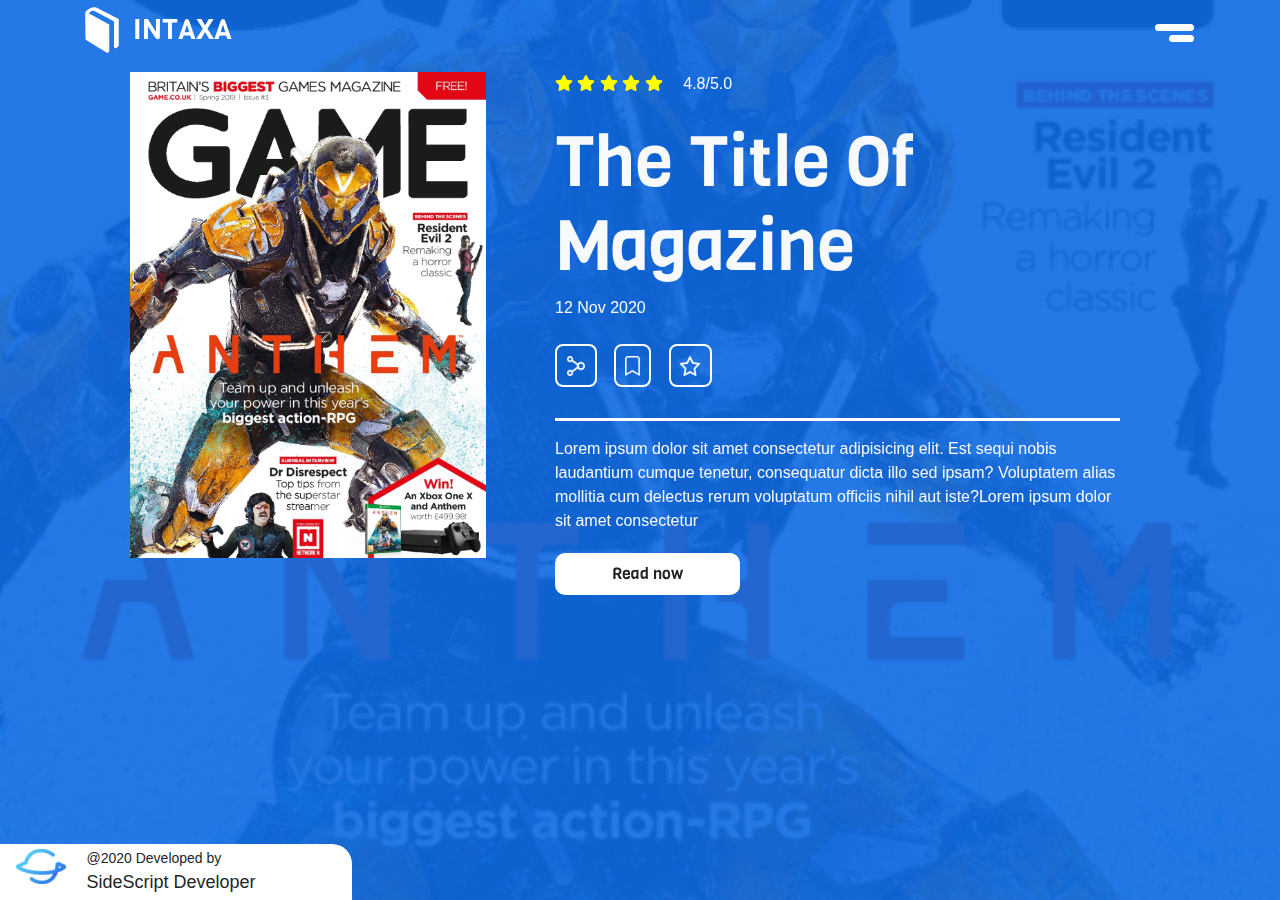
<file: index.html>
<!DOCTYPE html>
<html lang="en">

<head>
    <meta charset="UTF-8">
    <meta name="viewport" content="width=device-width, initial-scale=1.0">
    <title>INTAXA</title>
    <link rel="shortcut icon" href="src/img/logo/logo-blue.png" type="image/x-icon">
    <link rel="stylesheet" href="src/css/bootstrap.min.css">
    <link rel="stylesheet" href="src/css/style.css">
    <link rel="stylesheet" type="text/css" href="src/css/slick.css" />
    <link rel="stylesheet" type="text/css" href="src/css/slick-theme.css" />
    <link rel="stylesheet" type="text/css" href="src/css/all.min.css " />
</head>

<body>
    <nav class="navbar navbar-expand-lg navbar-dark p-0 fixed-top">
        <div class="container">
            <a class="navbar-brand" href="#">
                <img src="src/img/logo/logo-white.png" class="mb-2" alt="">
                <h3 class="ml-2 mt-2 d-inline-block">INTAXA</h3>
            </a>
            <div class="btn p-0 ml-auto btn-navbar-toggler">
                <div></div>
                <div></div>
            </div>
        </div>
    </nav>
    <div class="main">
        <div class="container-fluid">
            <div class="slider position-relative">
                <div class="row d-flex mt-5 py-4">
                    <div class="col-md-5 col-8">
                        <img src="src/img/cover/Rectangle.png" class="img-cover" alt="">
                    </div>
                    <div class="col-md-7 col-12">
                        <div class="grup">
                            <div class="rate">
                                <i class="fas fa-star"></i>
                                <i class="fas fa-star"></i>
                                <i class="fas fa-star"></i>
                                <i class="fas fa-star"></i>
                                <i class="fas fa-star"></i>
                                <span class="text-light ml-3">4.8/5.0</span>
                            </div>
                            <h1 class="text-light mt-4 title-magazine">The Title Of Magazine </h1>
                            <span class="text-light">12 Nov 2020</span>
                            <div class="button-group mt-4">
                                <div class="icon d-inline-block ">
                                    <img src="src/img/icon/share.png" class="" alt="2">
                                </div>
                                <div class="icon d-inline-block ">
                                    <img src="src/img/icon/bookmark.png" class="" alt="3">
                                </div>
                                <div class="icon d-inline-block ">
                                    <img src="src/img/icon/star.png" class="" alt="4">
                                </div>
                            </div>
                        </div>
                        <div style="height:3px;width:100%;background-color:#fff" class="mt-4"></div>
                        <p class="text-light my-3">Lorem ipsum dolor sit amet consectetur adipisicing elit. Est sequi
                            nobis laudantium cumque tenetur, consequatur dicta illo sed ipsam? Voluptatem alias mollitia
                            cum delectus rerum voluptatum officiis nihil aut iste?Lorem ipsum dolor sit amet consectetur</p>
                        <button class="btn bg-white px-6 mt-1 py-2 rounded-10">Read now</button>
                    </div>
                </div>
                <!-- <div class="row">
                    <div class="col-md-5">
                        <img src="" alt="">
                    </div>
                </div>
                <div>your content</div> -->
            </div>
        </div>
    </div>
    <div class="navbar-expand">
        <div class="container absolute-middle px-3">
            <div class="row">
                <div class="col-md-7 img-navbar p-0">
                    <img src="src/img/item/Group2.png" class="w-100 h-100" alt="">
                </div>
                <div class="col-md-5 text-right ">
                    <ul class="position-relative">
                        <li class="position-relative"><a href="#">
                                <h2>Home</h2>
                            </a></li>
                        <li class="position-relative"><a href="#">
                                <h2>Magazines</h2>
                            </a></li>
                        <li class="position-relative"><a href="#">
                                <h2>Popular</h2>
                            </a></li>
                        <li class="position-relative"><a href="common/login.html">
                                <h2>SignIn</h2>
                            </a></li>
                    </ul>
                </div>
            </div>
        </div>
    </div>
    <div class="bg-white position-fixed py-1 WM  pl-3 pr-5">
        <img class="mb-1" src="src/img/logo/Logo.png" alt="">
        <div class="d-inline-block ml-3 pr-5">
            <p class="mb-0" style="font-size:14px">@2020 Developed by</p>
            <p class="mb-0" style="font-size:18px">SideScript Developer</p>
        </div>
    </div>
    <script src="src/js/jquery-3.4.1.min.js"></script>
    <script src="src/js/bootstrap.min.js"></script>
    <script src="src/js/all.min.js"></script>
    <script src="src/js/slick.js"></script>
    <script src="src/js/script.js"></script>
    <script>
        index()
    </script>
</body>

</html>
</file>
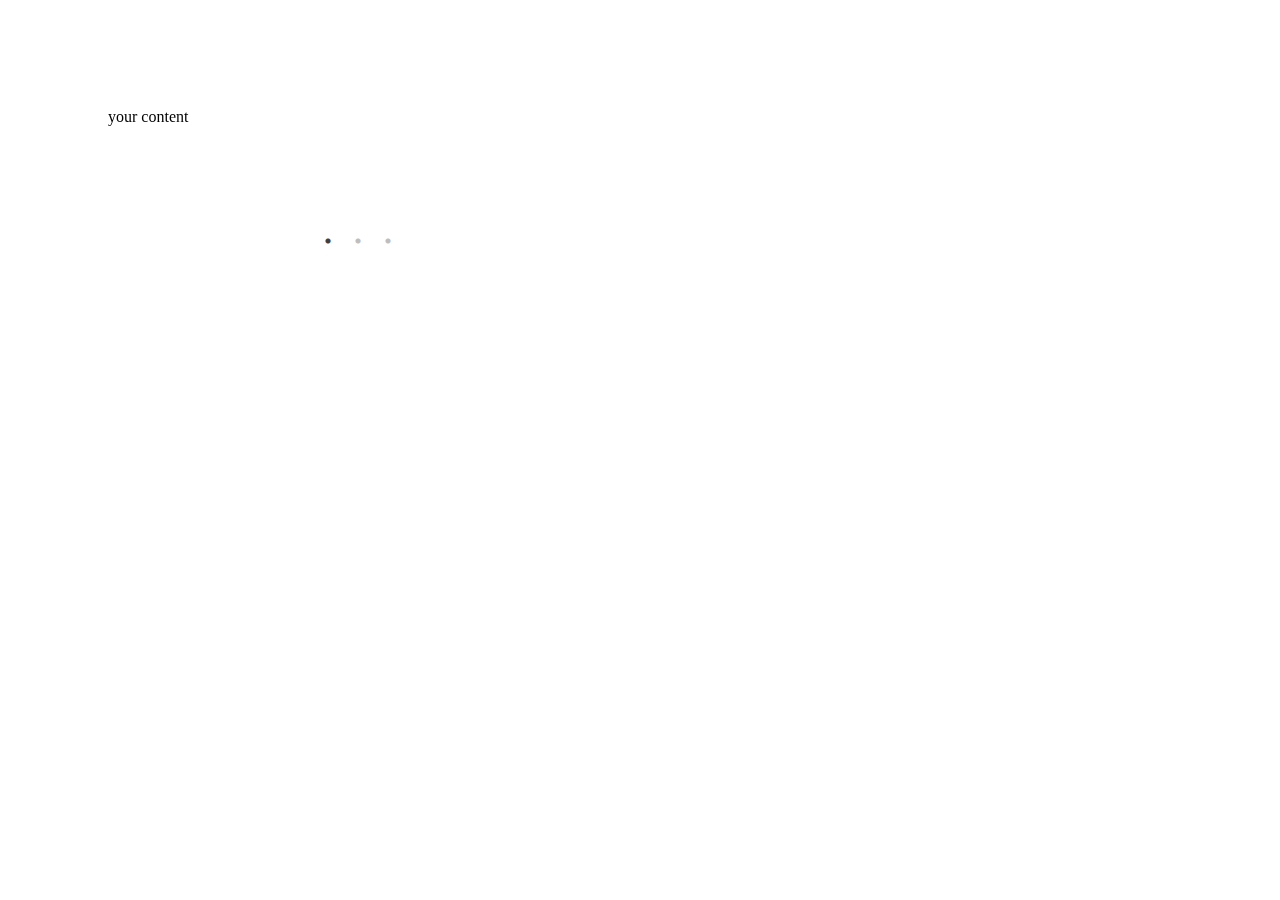
<file: slick.html>
<!DOCTYPE html>
<html lang="en">
<head>
    <meta charset="UTF-8">
    <meta name="viewport" content="width=device-width, initial-scale=1.0">
    <title>Document</title>
    <link rel="stylesheet" type="text/css" href="src/css/slick.css"/>
<link rel="stylesheet" type="text/css" href="src/css/slick-theme.css"/>
</head>
<body>
    <div class="your-class" style="padding: 100px; width: 500px;">
        <div>your content</div>
        <div>your content</div>
        <div>your content</div>
    </div>

      <script type="text/javascript" src="src/js/jquery-3.4.1.min.js"></script>
      <script type="text/javascript" src="src/js/slick.js"></script>
      <script>
           $(document).ready(function(){
                $('.your-class').slick({
                    autoplay: true,
                    dots : true,
                    focusOnSelect: true
                });
            }); 
      </script>
</body>
</html>
</file>
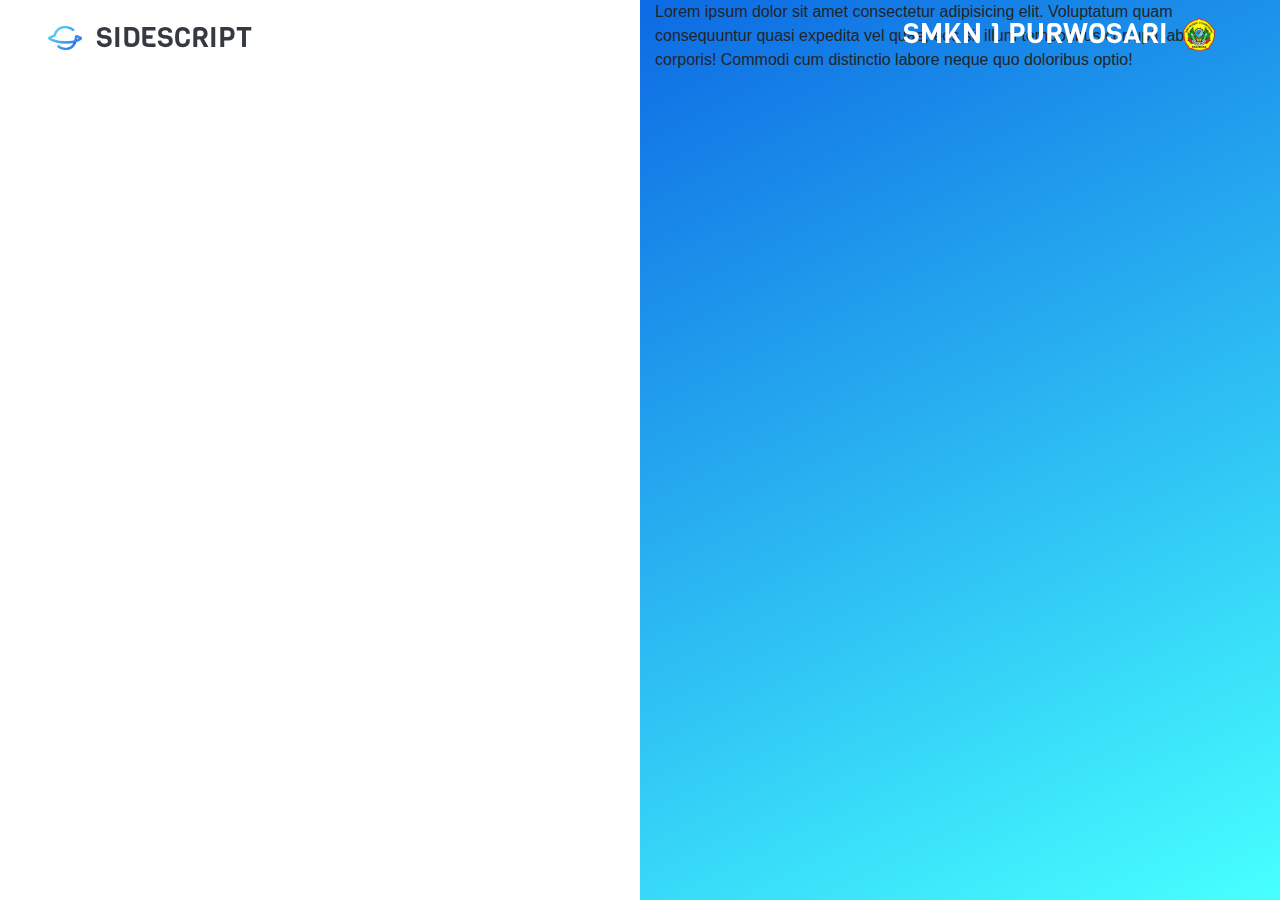
<file: common/login.html>
<!DOCTYPE html>
<html lang="en">

<head>
    <meta charset="UTF-8">
    <meta name="viewport" content="width=device-width, initial-scale=1.0">
    <title>INTAXA</title>
    <link rel="shortcut icon" href="../src/img/logo/logo-blue.png" type="image/x-icon">
    <link rel="stylesheet" href="../src/css/bootstrap.min.css">
    <link rel="stylesheet" href="../src/css/style.css">
    <link rel="stylesheet" type="text/css" href="../src/css/slick.css" />
    <link rel="stylesheet" type="text/css" href="../src/css/slick-theme.css" />
    <link rel="stylesheet" type="text/css" href="../src/css/all.min.css " />
</head>

<body>
    <nav class="navbar navbar-expand-lg navbar-dark px-5 fixed-top">
        <div class="container-fluid px-0">
            <div class="navbar-brand" href="#">
                <img src="../src/img/logo/Logo.png" class="mb-2" alt="">
                <h3 class="f-24 ml-2 mt-2 text-dark d-inline-block">SIDESCRIPT</h3>
            </div>
            <div class="navbar-brand" href="#">
                <h3 class="f-24 text-white mr-2 d-inline-block">SMKN 1 PURWOSARI</h3>
                <img src="../src/img/logo/smkn1purwosari.png" class="mb-2" alt="">
            </div>
        </div>
    </nav>
    <div class="w-100">
        <div class="row mx-0">
            <div class="col-md-6 px-5 login-left">
                <div class="mt-50">
                    <h4></h4>
                </div>
            </div>
            <div class="col-md-6 login-right">
                Lorem ipsum dolor sit amet consectetur adipisicing elit. Voluptatum quam consequuntur quasi expedita vel quae, eos sit illum temporibus corrupti labore corporis! Commodi cum distinctio labore neque quo doloribus optio!
            </div>
        </div>
    </div>
    <script src="../src/js/jquery-3.4.1.min.js"></script>
    <script src="../src/js/bootstrap.min.js"></script>
    <script src="../src/js/all.min.js"></script>
    <script src="../src/js/slick.js"></script>
    <script src="../src/js/script.js"></script>
    <script>

    </script>
</body>

</html>
</file>
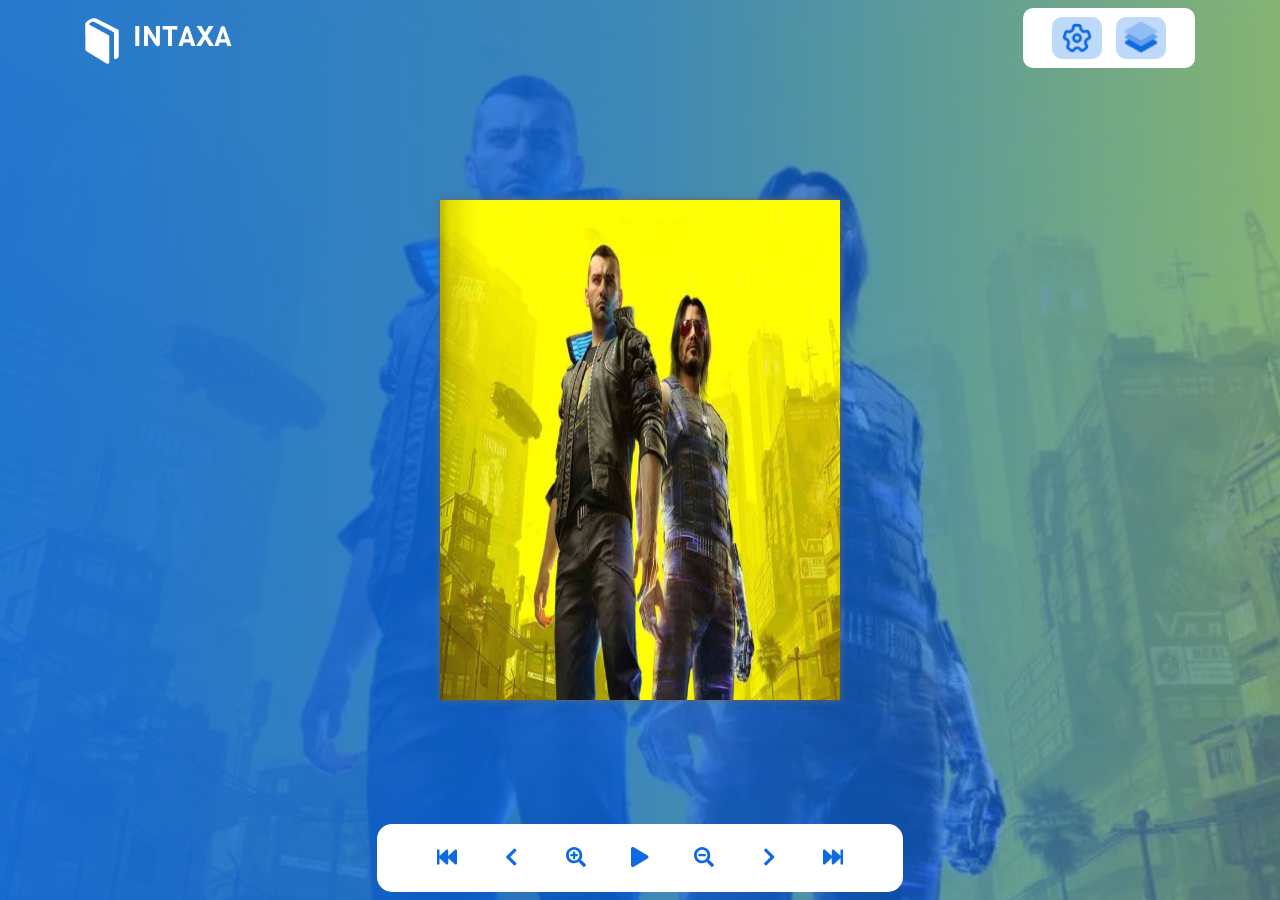
<file: common/majalah.html>
<!DOCTYPE html>
<html lang="en">

<head>
    <meta charset="UTF-8">
    <meta name="viewport" content="width=device-width, initial-scale=1.0">
    <title>INTAXA</title>
    <link rel="shortcut icon" href="../src/img/logo/logo-blue.png" type="image/x-icon">
    <link rel="stylesheet" href="../src/css/wow_book.css" type="text/css" />
    <link rel="stylesheet" href="../src/css/style.css">
    <link rel="stylesheet" href="../src/css/bootstrap.min.css">
    <link rel="stylesheet" type="text/css" href="../src/css/all.min.css " />
    <link rel="stylesheet" type="text/css" href="../src/css/slick.css " />
    <link rel="stylesheet" type="text/css" href="../src/css/slick-theme.css " />
</head>

<body style="overflow-x: hidden;">
    <nav class="navbar navbar-expand-lg navbar-dark p-0 pt-2 fixed-top" style="z-index:auto">
        <div class="container">
            <a class="navbar-brand mb-0" href="../index.html" style="position: absolute;">
                <img src="../src/img/logo/logo-white.png" alt="">
                <h3 class="ml-2 mt-2 d-inline-block">INTAXA</h3>
            </a>
            <div class="ml-auto px-4 navbar-group bg-white rounded-10 py-1">
                <div class="p-1 px-2 rounded-10" id="setting">
                    <img src="../src/img/icon/eva_settings-outline.png" class="img-setting" alt="">
                </div>
                <div class="p-1 img-layer px-2 rounded-10" style="height: 42px;">
                    <img src="../src/img/icon/Vector.png">
                    <img src="../src/img/icon/Vector-1.png">
                    <img src="../src/img/icon/Vector-2.png">
                </div>
            </div>
        </div>
    </nav>
    <div class="magazine">
        <div id="book" class="position-fixed absolute-middle">
            <div><img src="../src/img/cover/cyberpunk.jpg" alt="" class="w-100 h-100"></div>
            <div><img src="../src/img/cover/cp1.png" class="w-100 h-100"></div>
            <div><img src="../src/img/cover/cp2.png" class="w-100 h-100"> </div>
            <div> This is the page 3 </div>
            <div> This is the page 4 </div>
            <div class="bg-white"></div>
        </div>
    </div>
    <div class="w-100 d-flex justify-content-center position-absolute" style="bottom: 0px;">
        <nav class=" toolbar-magazine">
            <ul class="bg-white mb-2">
                <a id='first' href="#" title='goto first page'>
                    <li><i class="fas fa-fast-backward"></i></li>
                </a>
                <a id='back' href="#" title='go back one page'>
                    <li><i class="fas fa-chevron-left"></i></li>
                </a>
                <a id='zoomin' href="#" title='zoom in'>
                    <li><i class="fas fa-search-plus"></i></li>
                </a>
                <a id='slideshow' href="#" title='start slideshow'>
                    <li><i id="play" class="fas fa-play"></i></li>
                </a>
                <a id='zoomout' href="#" title='zoom out'>
                    <li><i class="fas fa-search-minus"></i></li>
                </a>
                <a id='next' href="#" title='go foward one page'>
                    <li><i class="fas fa-chevron-right"></i></li>
                </a>
                <a id='last' href="#" title='goto last page'>
                    <li><i class="fas fa-fast-forward"></i></li>
                </a>
            </ul>
        </nav>
    </div>
    <div class="position-fixed thumbnail-slide">
        <div class="thumbnail-magazine bg-white ">
            <div class="items">
                <a href="#book/1" class="d-flex">
                    <img src="../src/img/cover/cp1.png" alt="">
                    <img src="../src/img/cover/cp2.png" alt="">
                </a>
            </div>
            <div class="items">
                <a href="#book/3" class="d-flex">
                    <img src="../src/img/cover/cp1.png" alt="">
                    <img src="../src/img/cover/cp2.png" alt="">
                </a>
            </div>
            <div class="items">
                <a href="#book/5" class="d-flex">
                    <img src="../src/img/cover/cp1.png" alt="">
                    <img src="../src/img/cover/cp2.png" alt="">
                </a>
            </div>
            <div class="items">
                <a href="#book/7" class="d-flex">
                    <img src="../src/img/cover/cp1.png" alt="">
                    <img src="../src/img/cover/cp2.png" alt="">
                </a>
            </div>
            <div class="items">
                <a href="#book/9" class="d-flex">
                    <img src="../src/img/cover/cp1.png" alt="">
                    <img src="../src/img/cover/cp2.png" alt="">
                </a>
            </div>
            <div class="items">
                <a href="#book/1" class="d-flex">
                    <img src="../src/img/cover/cp1.png" alt="">
                    <img src="../src/img/cover/cp2.png" alt="">
                </a>
            </div>

        </div>
        <div class="position-absolute overlay-left p-5"></div>
        <div class="position-absolute overlay-right p-5"></div>
    </div>
    <div class="modal-content-option shadow-md rounded-10 bg-white" id="modal">
        <div class="triangle bg-white"></div>
        <div class="form-group px-4 row">
            <label for="list-view" class="col-sm-5 col-form-label">List View Position</label>
            <div class="col-sm-7 ">
                <input type="text" class="form-control pl-3 " id="list-view" value="bottom">
            </div>
        </div>
        <hr>
        <div class="form-group px-4 mb-0 row">
            <label for="music-range" class="col-sm-5 col-form-label">Music Audio</label>
            <div class="col-sm-7 ">
                <input type="range" class="form-control-range mt-2" id="music-range">
            </div>
        </div>
        <hr>
        <div class="form-group px-4  row">
            <label for="text-size" class="col-sm-5 col-form-label">Text size</label>
            <div class="col-sm-7 ">
                <input type="text" class="form-control pl-3 " id="text-size" value="Normal">
            </div>
        </div>
        <hr>
        <div class="form-group px-4 row">
            <label for="theme" class="col-sm-5 col-form-label">Theme Style</label>
            <div class="col-sm-7 ">
                <input type="text" class="form-control pl-3 " id="theme" value="light">
            </div>
        </div>
    </div>
    <script type="text/javascript" src="../src/js/jquery-3.4.1.min.js"></script>
    <script type="text/javascript" src="../src/js/bootstrap.min.js"></script>
    <script type="text/javascript" src="../src/js/wow_book.min.js"></script>
    <script type="text/javascript" src="../src/js/all.min.js"></script>
    <script type="text/javascript" src="../src/js/script.js"></script>
    <script type="text/javascript" src="../src/js/slick.min.js"></script>
    <script type="text/javascript">
        magazine()
    </script>
</body>

</html>
</file>
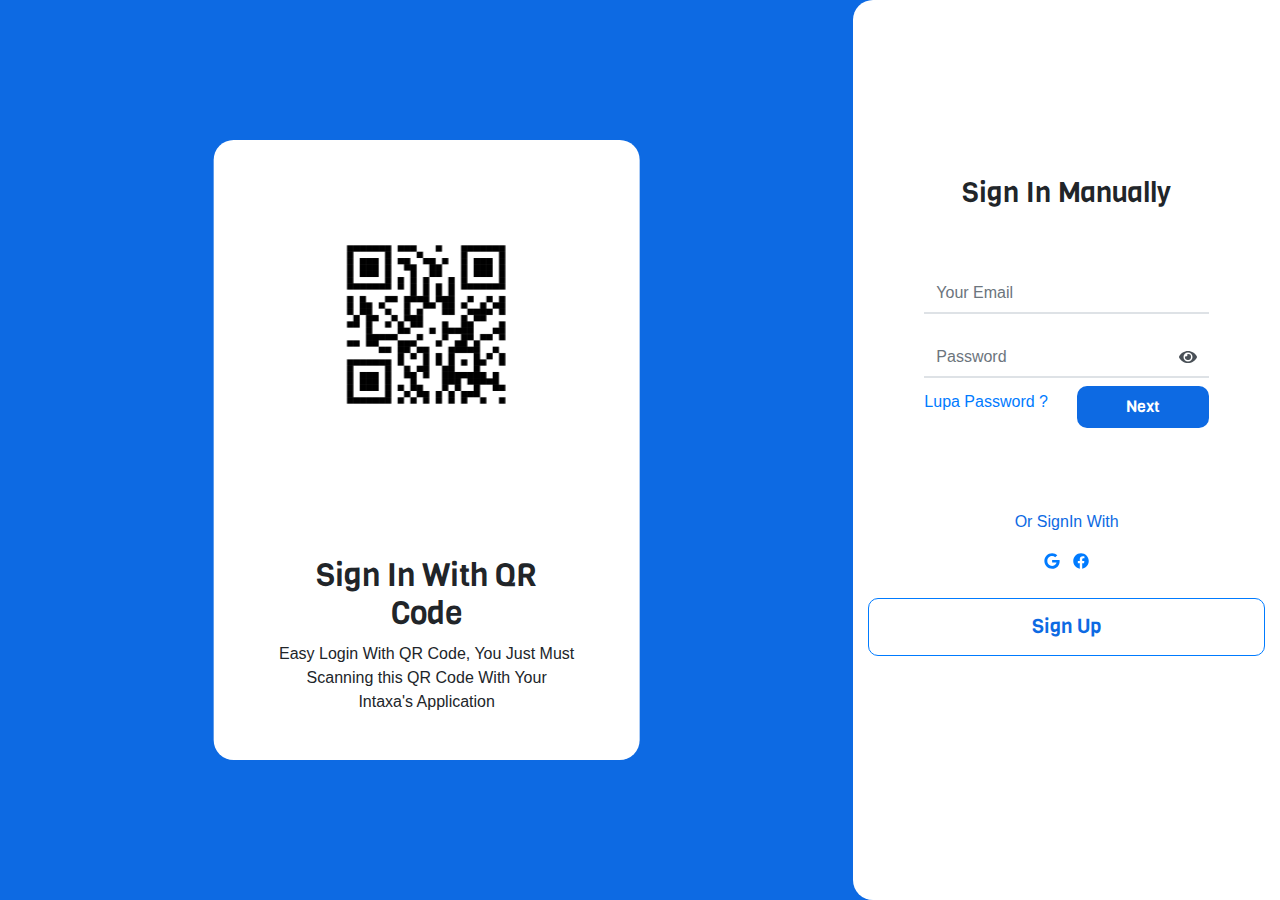
<file: common/sign-in.html>
<!DOCTYPE html>
<html lang="en">

<head>
    <meta charset="UTF-8">
    <meta name="viewport" content="width=device-width, initial-scale=1.0">
    <title>Sign In</title>
    <link rel="shortcut icon" href="../src/img/logo/logo-blue.png" type="image/x-icon">
    <link rel="stylesheet" href="../src/css/bootstrap.min.css">
    <link rel="stylesheet" href="../src/css/style.css">
    <link rel="stylesheet" type="text/css" href="../src/css/slick.css" />
    <link rel="stylesheet" type="text/css" href="../src/css/slick-theme.css" />
    <link rel="stylesheet" type="text/css" href="../src/css/all.min.css "/>
</head>

<body>
    <div class="contaner-fluid px-0 bg-prim">
        <div class="d-flex" style="flex-wrap: wrap;">
            <div class="col-md-8 sign-in-left">
                <div class="sign-in-qr absolute-middle text-center bg-white rounded-20">
                    <img src="../src/img/item/qr.png" alt="">
                    <h2>Sign In With QR Code</h2>
                    <p class="mb-0">Easy Login With QR Code, You Just Must Scanning this QR Code With Your Intaxa's Application</p>
                </div>
            </div>
            <div class="col-md-4 pt-5 sign-in-right bg-white justify-content-center">
                <h3 class="text-center">Sign In Manually</h3>
                <form action="" method="post" class="px-6">
                    <div class="form-group border-bottom-2 my-4">
                        <input type="text" class="border-0 form-control" id="email" name="email" placeholder="Your Email">
                    </div>
                    <div class="input-group border-bottom-2 mb-2">
                        <input type="password" class="form-control border-0" id="password" name="email" placeholder="Password">
                        <div class="input-group-prepend ">
                            <div class="input-group-text border-0 bg-transparent">
                                <i  class="fa fa-fw fa-eye field_icon toggle-password"></i>
                            </div>
                        </div>
                    </div>
                    <span class="text-left" style="vertical-align: sub;"><a href="#">Lupa Password ?</a></span>
                    <button class="btn bg-prim text-white px-5 rounded-10 py-2" style="float: right;">Next</button>
                </form>
                <div class="text-center text-prim mt-5 pt-5 sign-up-option">
                    <p class="mb-3">Or SignIn With</p>
                    <a href="#"><i class="fab fa-google mr-2"></i></a>
                    <a href="#"><i class="fab fa-facebook"></i></a>
                </div>
                <button class="btn border-primary mt-4 py-3 rounded-10 btn-sign-up w-100">
                    <h5 class="mb-0 text-prim">Sign Up</h5 class="mb-0">
                </button>
            </div>
        </div>
    </div>
    <script src="../src/js/jquery-3.4.1.min.js"></script>
    <script src="../src/js/bootstrap.min.js"></script>
    <script src="../src/js/all.min.js"></script>
    <script src="../src/js/slick.js"></script>
    <script src="../src/js/script.js"></script>
    <script>
        
    </script>
</body>

</html>
</file>
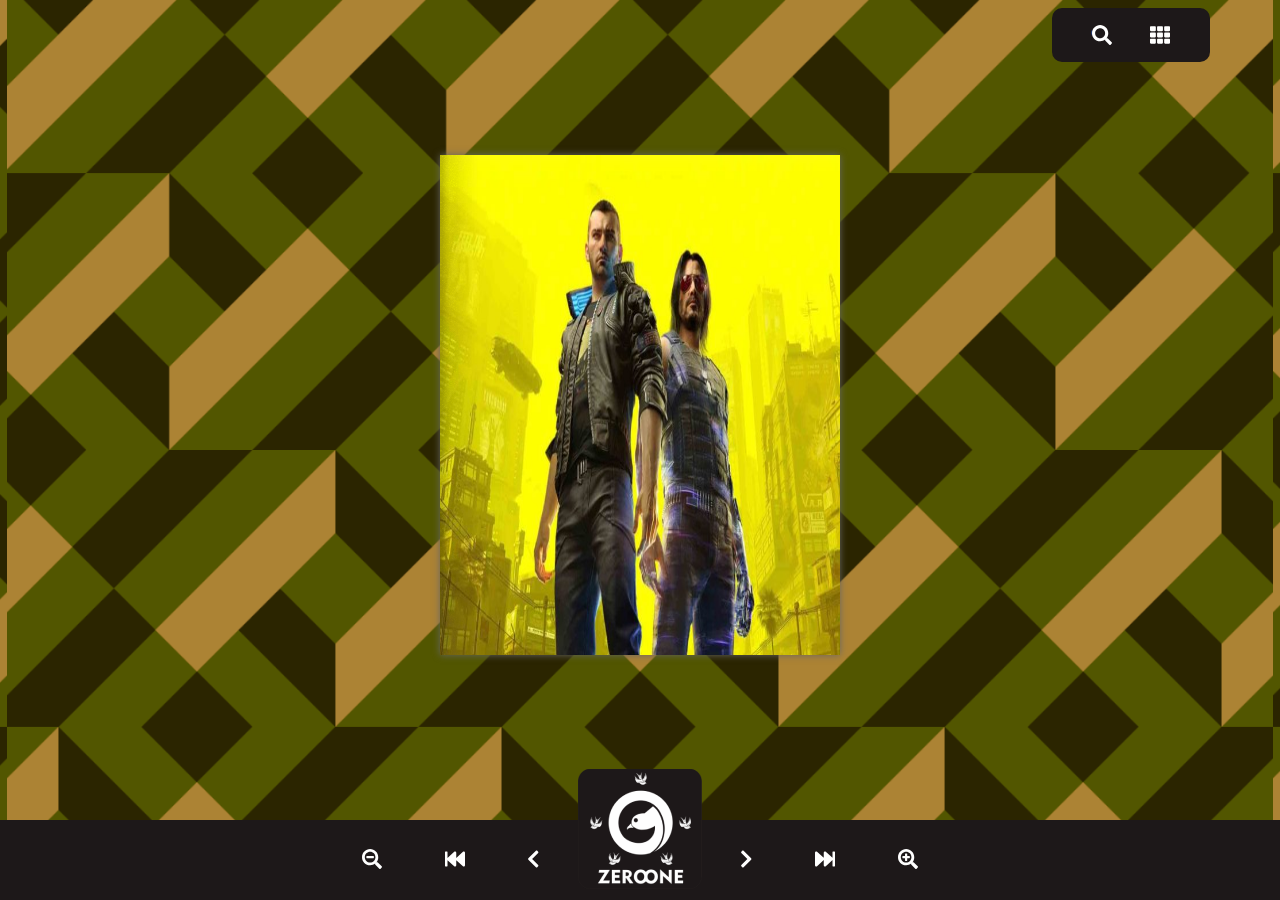
<file: common/zeroOne.html>
<!DOCTYPE html>
<html lang="en">

<head>
    <meta charset="UTF-8">
    <meta name="viewport" content="width=device-width, initial-scale=1.0">
    <title>Zero One</title>
    <!-- icon -->
    <link rel="shortcut icon" href="../src/img/logo/zero-one.png" type="image/x-icon">

    <!-- stylesheet -->
    <link rel="stylesheet" href="../src/css/wow_book.css" type="text/css" />
    <link rel="stylesheet" href="../src/css/auth.css">
    <link rel="stylesheet" href="../src/css/bootstrap.min.css">
    <link rel="stylesheet" type="text/css" href="../src/css/all.min.css " />
    <link rel="stylesheet" type="text/css" href="../src/css/slick.css " />
    <link rel="stylesheet" type="text/css" href="../src/css/slick-theme.css " />
</head>

<body>
    <div class="magazine">
        <nav class="navbar navbar-expand-lg navbar-dark p-0 pt-2 fixed-top" style="z-index:auto">
            <div class="container p-0">
                <div class="ml-auto px-4 navbar-group bg-brown rounded-10 py-2" style="font-size: 20px;">
                    <div class="p-1 px-3 d-inline-block rounded-10" id="search" data-toggle="modal" data-target="#modal-magz">
                        <i class="fas fa-search text-white"></i>
                    </div>
                    <div class="p-1 px-3 d-inline-block rounded-10">
                        <i class="fas fa-th text-white"></i>
                    </div>
                </div>
            </div>
        </nav>
    </div>
    <div id="magz" class="position-fixed ">
        <div><img src="../src/img/cover/cyberpunk.jpg" alt="" class="w-100 h-100"></div>
        <div><img src="../src/img/cover/1 1.png" class="w-100 h-100"></div>
        <div><img src="../src/img/cover/2 1.png" class="w-100 h-100"> </div>
        <div> <img src="../src/img/cover/cp1.png" alt="" class="w-100 h-100"></div>
        <div> <img src="../src/img/cover/cp2.png" alt="" class="w-100 h-100"> </div>
        <div class="bg-white"></div>
    </div>
    <div class="position-fixed thumbnail-slide" style="bottom: 0;z-index: 10;">
        <div class="thumbnail-magz">
            <div class="items">
                <a href="#magz/1" class="d-flex">
                    <img src="../src/img/cover/1 1.png" alt="">
                    <img src="../src/img/cover/2 1.png" alt="">
                </a>
            </div>
            <div class="items">
                <a href="#magz/3" class="d-flex">
                    <img src="../src/img/cover/1 1.png" alt="">
                    <img src="../src/img/cover/2 1.png" alt="">
                </a>
            </div>
            <div class="items">
                <a href="#magz/5" class="d-flex">
                    <img src="../src/img/cover/1 1.png" alt="">
                    <img src="../src/img/cover/2 1.png" alt="">
                </a>
            </div>
            <div class="items">
                <a href="#magz/7" class="d-flex">
                    <img src="../src/img/cover/1 1.png" alt="">
                    <img src="../src/img/cover/2 1.png" alt="">
                </a>
            </div>
            <div class="items">
                <a href="#magz/1" class="d-flex">
                    <img src="../src/img/cover/1 1.png" alt="">
                    <img src="../src/img/cover/2 1.png" alt="">
                </a>
            </div>
            <div class="items">
                <a href="#magz/3" class="d-flex">
                    <img src="../src/img/cover/1 1.png" alt="">
                    <img src="../src/img/cover/2 1.png" alt="">
                </a>
            </div>
        </div>
    </div>
    <div class="w-100 d-flex justify-content-center bg-brown position-absolute" style="bottom: 0px;">
        <nav class=" toolbar-magz">
            <ul class="mb-0">
                <a id='zoomout' href="#" title='zoom out'>
                    <li><i class="fas fa-search-minus"></i></li>
                </a>
                <a id='first' href="#" title='goto first page'>
                    <li><i class="fas fa-fast-backward"></i></li>
                </a>
                <a id='back' href="#" title='go back one page'>
                    <li><i class="fas fa-chevron-left"></i></li>
                </a>
                <a href="">
                    <li class="" style="padding: 0;">
                        <img src="../src/img/logo/zero-one.png" alt="">
                    </li>
                </a>
                <a id='next' href="#" title='go foward one page'>
                    <li><i class="fas fa-chevron-right"></i></li>
                </a>
                <a id='last' href="#" title='goto last page'>
                    <li><i class="fas fa-fast-forward"></i></li>
                </a>
                <a id='zoomin' href="#" title='zoom in'>
                    <li><i class="fas fa-search-plus"></i></li>
                </a>
            </ul>
        </nav>
    </div>

    <!-- modal -->
    <div class="modal fade" id="modal-magz" tabindex="-1" role="dialog"
        aria-labelledby="exampleModalCenterTitle" aria-hidden="true">
        <div class="modal-dialog modal-lg modal-dialog-centered" role="document">
            <div class="modal-content modal-search rounded-10 p-3">
                <input type="text" id="search" name="search" class="w-100 form-control form-control-lg" placeholder="Cari sesuatu ...">
                <div class="w-100 d-flex mt-4" style="flex-wrap: wrap;">
                    <div class="col-md-4 ">
                        <div class="card-modal p-1 d-flex rounded-10">
                            <img src="../src/img/cover/1 1.png" alt="" >
                            <img src="../src/img/cover/2 1.png" alt="" >
                        </div>
                    </div>
                    <div class="col-md-4 ">
                        <div class="card-modal p-1 d-flex rounded-10">
                            <img src="../src/img/cover/1 1.png" alt="" >
                            <img src="../src/img/cover/2 1.png" alt="" >
                        </div>
                    </div>
                    <div class="col-md-4 ">
                        <div class="card-modal p-1 d-flex rounded-10">
                            <img src="../src/img/cover/1 1.png" alt="" >
                            <img src="../src/img/cover/2 1.png" alt="" >
                        </div>
                    </div>
                </div>
                <button type="button" class="btn col-2 mt-auto bg-brown text-white ml-auto rounded-10 py-2" data-dismiss="modal" aria-label="Close">Tutup</button>
            </div>
        </div>
    </div>
    <!-- script -->
    <script type="text/javascript" src="../src/js/jquery-3.4.1.min.js"></script>
    <script type="text/javascript" src="../src/js/bootstrap.min.js"></script>
    <script type="text/javascript" src="../src/js/wow_book.min.js"></script>
    <script type="text/javascript" src="../src/js/all.min.js"></script>
    <script type="text/javascript" src="../src/js/script.js"></script>
    <script type="text/javascript" src="../src/js/slick.min.js"></script>
    <script type="text/javascript">
        magz()
    </script>
</body>

</html>
</file>
<file: src/css/style.css>
@font-face {
        font-family: viga;
        src: url(../fonts/Viga-Regular.ttf);
    }

    h1,
    h2,
    h3,
    h4,
    h5,
    h6,
    button {
        font-family: viga;
    }

    .f-20 {
        font-size: 20px;
    }

    span {
        font-size: 16px;
        vertical-align: baseline;
    }

    .bg-prim {
        background-color: #0D6AE3;
    }

    .text-prim {
        color: #0D6AE3;
    }

    .absolute-middle {
        top: 50%;
        position: absolute;
        left: 50%;
        transform: translate(-50%, -50%);
    }

    .fixed-middle-left {
        top: 50%;
        position: fixed;
    }

    .rounded-10 {
        border-radius: 10px;
    }

    .rounded-20 {
        border-radius: 20px !important;
    }

    .border-bottom-2 {
        border-bottom: 2px solid #dee2e6 !important;
    }

    .pl-6,
    .px-6 {
        padding-left: 3.5rem;
    }

    .pr-6,
    .px-6 {
        padding-right: 3.5rem;
    }

    /* navbar */
    .btn-navbar-toggler div {
        height: 7px;
        margin: 2px 0;
        border-radius: 10px;
        background-color: #ffffff;
        transition: .3s all;
    }

    .btn-navbar-toggler div:nth-child(1) {
        width: 39px;
    }

    .btn-navbar-toggler div:nth-child(2) {
        width: 25px;
        float: right;
    }

    .btn-navbar-toggler.open div {
        width: 35px;
        background-color: #000000;
        z-index: 2;
    }

    .btn-navbar-toggler.open div:nth-child(1) {
        transform: rotate(45deg) translate(8px);
    }

    .btn-navbar-toggler.open div:nth-child(2) {
        transform: rotate(-45deg) translate(8px);
    }

    .navbar-expand {
        position: fixed;
        width: 100%;
        top: 0;
        right: 100%;
        bottom: 0;
        transition-delay: 5.2s;
        transition: .3s all;
        z-index: 3;
        background-color: rgba(255, 255, 255, .97);
    }

    .navbar-expand.show {
        right: 0;
        width: 100%;
    }

    .navbar-expand .container .row div {
        padding: 0px 50px !important;
    }

    .navbar-expand .container ul li {
        list-style: none;
    }

    .navbar-expand .container ul li a {
        text-decoration: none;
    }

    .navbar-expand .container ul li h2 {
        margin: 30px 0;
        font-size: 65px;
        color: transparent;
        transition: .3s ease-in-out;
        -webkit-text-stroke-width: 2px;
        -webkit-text-stroke-color: #000000;
    }

    .navbar-expand .container ul li:nth-child(1) h2:before {
        content: 'Home';
    }

    .navbar-expand .container ul li:nth-child(2) h2:before {
        content: 'Magazines';
    }

    .navbar-expand .container ul li:nth-child(3) h2:before {
        content: 'Popular';
    }

    .navbar-expand .container ul li:nth-child(4) h2:before {
        content: 'SignIn';
    }

    .navbar-expand .container ul li h2:before {
        color: black;
        position: absolute;
        right: 0;
        opacity: 0;
        bottom: 0;
        transition: .3s ease-in-out;

    }

    .navbar-expand .container ul li:hover h2:before {
        opacity: 1;
        bottom: 3px;
        right: 5px;
    }

    .navbar-brand.change {
        color: #0D6AE3;
    }

    .navbar img {
        width: 34px;
    }

    @media only screen and (max-width : 1200px) {
        .navbar-expand .container .row div img {
            width: 450px !important;
            height: auto !important;
        }

        .navbar-expand .container ul li h2 {
            margin: 20px 0;
            font-size: 55px;
        }

        .navbar-expand .container ul li h2:before {
            right: 0;
        }

        .navbar-expand .container .row div {
            padding: 0px 20px !important;
        }
    }

    @media only screen and (max-width : 991px) {
        .navbar-expand .container .row div {
            padding: 0px 10px !important;
        }

        .navbar-expand .container .row div img {
            width: 350px !important;
            height: auto !important;
        }

        .navbar-expand .container ul li h2 {
            margin: 20px;
            font-size: 45px;
        }

        .navbar-expand .container ul li h2:before {
            right: 0;
        }

    }

    @media only screen and (max-width : 767px) {
        .navbar-expand .container .row div {
            padding: 0px 20px !important;
        }

        .navbar-expand .container .row * {
            text-align: center;
        }

        .navbar-expand .container .row div img {
            width: 300px !important;
        }

        .navbar-expand .container ul li h2 {
            margin: 10px 0;
            font-size: 45px;
        }

        .navbar-expand .container ul li h2:before {
            left: 0;
        }

        .navbar-expand .container ul li:hover h2:before {
            bottom: 3px;
            left: -5px;
        }

        .navbar-expand ul {
            padding-left: 0 !important;
        }
    }

    /* navbar */
    /* index */
    .main {
        background-size: cover;
        background-position: center;
        min-height: 100vh;
    }

    .slider .img-cover {
        max-height: 98%;
        width: 90%;
    }

    .container-fluid {
        padding: 0 60px;
    }

    .container-fluid .slider {
        padding: 0 70px;
    }

    .icon {
        border-radius: 8px;
        border: 2px solid #ffffff;
        padding: .6rem;
        background-color: transparent;
        margin-right: .8rem;
        cursor: pointer;
        transition: .2s all;
    }

    .icon:hover {
        background-color: #fff;
        box-shadow: 0px 22px 15px -8px rgba(0, 0, 0, 0.3);
        transform: translateY(-5px);
    }

    .icon img {
        max-width: 20px;
        max-height: 20px;
        transition: .3s ease-in-out;
    }

    .WM {
        bottom: 0;
        left: 0;
        border-radius: 0 20px 0 0;
        z-index: 9;
    }

    .WM img {
        vertical-align: baseline;
        width: 50px;
    }

    .rate svg {
        color: #ff0;
    }

    .title-magazine {
        font-size: 70px;
    }

    .slider .slick-next,
    .slider .slick-prev {
        border-radius: 10px !important;
        background-color: #ffffff !important;
        font-size: 20px !important;
        padding: 25px !important;
        display: block !important;
        transition: 0.2s ease-in-out;
    }

    .slider .slick-next:hover,
    .slider .slick-prev:hover {
        background: rgba(255, 255, 255, 0.34) !important;
    }

    .slider .slick-next:before,
    .slider .slick-prev:before {
        display: none;
    }

    @media only screen and (max-width : 767px) {
        .img-cover {
            width: 65% !important;
        }

        .title-magazine {
            font-size: 35px !important;
            margin-top: 1rem !important;
        }

        .container-fluid .slider {
            padding: 0 40px;
        }

        .container-fluid {
            padding: 0 35px;
        }

        .slider .slick-next,
        .slider .slick-prev {
            font-size: 15px !important;
            padding: 20px !important;
        }

        .grup {
            position: fixed;
            right: -30px;
            padding-right: 25px;
            width: 60%;
            top: 65px;
        }

        .button-group {
            margin-top: 10px !important;
        }

        .icon {
            margin-top: .5rem;
        }

        .slider .btn {
            float: right;
        }

        .icon {
            padding: .5rem;
        }

        .icon img {
            max-width: 17px;
            max-height: 17px;
        }
    }

    @media only screen and (max-width : 1200px) {
        .img-cover {
            width: 100%;
        }

        .title-magazine {
            font-size: 40px;
            margin-top: 1rem;
        }

        .container-fluid .slider {
            padding: 0 60px;
        }

        .container-fluid {
            padding: 0 35px;
        }

        .slider {
            padding-top: 50px !important;
        }
    }

    /*  */

      /* sign-in */
     .sign-in-right {
        border-radius: 20px 0 0 20px;
        background-color: #fff;
        justify-content: center;
    }

    .sign-in-right,
    .sign-in-left {
        transition: .2s ease-in-out;
        min-height: 100vh;
    }

    .sign-in-right h3 {
        margin-top: 8rem !important;
        margin-bottom: 4rem;
    }

    .sign-in-qr {
        padding: 5rem 4rem;
        max-height: 620px;
        transition: .3s ease-in-out;
    }

    .sign-in-qr h2 {
        margin-top: 8rem;
    }

    @media only screen and (max-width:767px) {

        .sign-in-right *,
        .sign-in-left * {
            transition: .2s ease-in-out;
        }

        .sign-in-right form,
        .btn-sign-up {
            max-width: 83.333333%;
            margin-left: 8.333333%;
            padding-left: 0;
            padding-right: 0;
        }

        .sign-in-right {
            border-radius: 40px 40px 0 0;
            padding: 1rem 2rem;
        }

        .sign-in-qr {
            padding: 3rem 2rem !important;
        }

        .sign-in-qr h2 {
            margin-top: 2rem !important;
            font-size: 24px !important;
        }

        .sign-in-qr p {
            font-size: 14px !important;
        }

        .sign-in-right h3 {
            margin-top: 4rem !important;
        }

        .sign-up-option {
            padding-top: 3rem !important;
        }

        .sign-in-right,
        .sign-in-left {
            min-height: 70vh;
        }

    } 

    .login-left,
    .login-right {
        min-height: 100vh;
    }

    .login-right {
        background: linear-gradient(153.74deg, #0D6AE3 0%, #46FFFF 99.22%);
    }

    /*  */

    /* magazine */

    .magazine {
        height: 100vh;
        overflow: hidden;
        background-image: linear-gradient(to right, rgba(13, 106, 227, .9), rgba(13, 106, 227, .8), rgba(13, 106, 227, .5)), url(../img/cover/cyberpunk.jpg);
        background-size: cover;
        background-position: center;
    }

    .toolbar-magazine ul {
        padding: .7rem 2.5rem;
        border-radius: 15px;
    }

    .toolbar-magazine ul li {
        display: inline-block;
        width: 50px;
        padding: 8px;
        text-align: center;
        margin: 0 5px;
        border-radius: 10px;
        font-size: 20px;
        background-color: #ffffff;
        vertical-align: middle;
        transition: .2s ease-in-out;
    }

    .toolbar-magazine ul li svg {
        color: #0d6ae3;
    }

    .toolbar-magazine ul li:hover {
        background-color: #0D6AE3;
        box-shadow: 0px 13px 11px -4px #80B4F7;
        transform: translateY(-5px);
    }

    .toolbar-magazine ul li:hover svg {
        color: #fff;
        transform: scale(1.1);
    }

    .toolbar-magazine * {
        text-decoration: none !important;
    }

    .thumbnail-slide.bottom {
        bottom: 0;
        width: 100%;
        /* display: none; */
    }


    .thumbnail-slide.bottom .overlay-left {
        top: 0;
        background: linear-gradient(to right, rgba(13, 106, 227, .6), rgba(255, 255, 255, 0));
        width: 15%;
        height: 100%;
    }

    .thumbnail-slide.bottom .overlay-right {
        top: 0;
        background: linear-gradient(to left, rgba(13, 106, 227, .6), rgba(255, 255, 255, 0));
        width: 15%;
        right: 0;
        height: 100%;
    }

    .bottom .thumbnail-magazine .slick-prev {
        margin-left: 100px;
    }

    .bottom .thumbnail-magazine .slick-next {
        margin-right: 100px;
    }

    .bottom .thumbnail-magazine .slick-next,
    .bottom .thumbnail-magazine .slick-prev {
        font-size: 20px !important;
        display: block !important;
        transition: 0.2s ease-in-out;
        position: absolute;
        z-index: 100;

    }

    .bottom .thumbnail-magazine .slick-next:hover,
    .bottom .thumbnail-magazine .slick-prev:hover {
        background: rgba(255, 255, 255, 0.34) !important;
    }


    .bottom .thumbnail-magazine .slick-next:before,
    .bottom .thumbnail-magazine .slick-prev:before {
        display: none;
    }

    .bottom .thumbnail-magazine {
        padding: 2rem 0;
    }

    .bottom .thumbnail-magazine .items {
        margin: 0 35px;
        position: relative;
        transition: .2s all linear;
    }

    .bottom .thumbnail-magazine .items img {
        width: 50%;
    }

    .bottom .thumbnail-magazine .slick-list {
        overflow: visible !important;
    }

    .bottom .thumbnail-magazine .items.slick-center {
        transform: scale(1.6)translateY(-18px);
        box-shadow: 0px 13px 11px -4px #80B4F7;
    }
    .thumbnail-slide.left {
        left: 0;
        top: 0;
        width: 160px;
        text-align: center;
        height: 100%;
        transform: translateZ(0px);
        display: inline-block;
    }

    .thumbnail-slide.left .thumbnail-magazine {
        height: 100%;
        background-color: rgba(0, 0, 0, .5) !important;
    }

    .thumbnail-slide.left .thumbnail-magazine .slick-list {
        height: 100% !important;
    }

    .thumbnail-slide.left .thumbnail-magazine .items {
        display: block !important;
        margin: 5px 0;
    }

    .thumbnail-slide.left .thumbnail-magazine .items img {
        width: 50%;
    }

    .left .thumbnail-magazine .slick-prev {
        left: 60px;
        transform: rotate(90deg);
        top: 2%;
        z-index: 200 !important;
    }

    .left .thumbnail-magazine .slick-next {
        left: 60px;
        transform: rotate(90deg);
        top: 96%;
    }

    .left .thumbnail-magazine .slick-next,
    .left .thumbnail-magazine .slick-prev {
        font-size: 20px !important;
        display: block !important;
        transition: 0.2s ease-in-out;
        position: fixed;
        z-index: 100;

    }

    .left .thumbnail-magazine .slick-next:before,
    .left .thumbnail-magazine .slick-prev:before {
        display: none;
    }

    .thumbnail-slide.left .overlay-left {
        top: 0;
        background: linear-gradient(to bottom, rgba(13, 106, 227, .6), rgba(255, 255, 255, 0));
        width: 100%;
        height: 15%;
    }

    .thumbnail-slide.left .overlay-right {
        bottom: 0;
        background: linear-gradient(to top, rgba(13, 106, 227, .6), rgba(255, 255, 255, 0));
        width: 100%;
        right: 0;
        height: 15%;
    }
    .navbar-group div {
        display: inline-block;
        margin: 5px;
        background-color: rgba(128, 180, 246, .5);
        vertical-align: middle;
    }

    .navbar-group div .img-setting {
        transition: .3s ease-in-out;
    }

    .navbar-group .img-layer img {
        transition: .2s ease-in-out;
        display: list-item;
    }

    .navbar-group .img-layer img:nth-child(2),
    .navbar-group .img-layer img:nth-child(3) {
        margin-top: -9px;

    }

    .navbar-group .img-layer:hover img:nth-child(1) {
        margin-top: -2px;
        margin-bottom: 2px;
    }

    .navbar-group .img-layer:hover img:nth-child(3) {
        margin-top: -6px;
    }

    .navbar-group div:hover .img-setting {
        transform: rotate(45deg);
    }



    .modal-content-option {
        background-color: #fefefe;
        margin-top: 6%;
        opacity: 0;
        position: fixed;
        z-index: 100;
        top: 0;
        display: none;
        padding-top: 30px;
        right: 4%;
        transition: .4s all;
    }

    .modal-content-option.show {
        opacity: 1;
        display: block;
        margin-top: 7%;
    }

    .triangle {
        position: absolute;
        top: -10px;
        width: 20px;
        transform: rotate(45deg);
        height: 20px;
        left: 45%;
    }

    .modal-content-option hr {
        background-color: #DBDBDB;
        margin-bottom: .5rem;
        margin-top: .5rem;
    }

    .modal-content-option .form-group,
    .modal-content-option input {
        font-size: 14px !important;
    }


    @media only screen and (max-width:767px){

        .modal-content-option.show {
            display: block;
            opacity: 1;
            margin-top: 15%;
        }
    }
</file>
<file: src/css/auth.css>
@font-face {
    font-family: viga;
    src: url(../fonts/Viga-Regular.ttf);
}

.viga{
    font-family: viga;
}


h1, h2, h3, h4, h5, h6, button {
    font-family: viga;
}

p, input {
    font-family: monserrat;
}

.absolute-middle {
    top: 50%;
    position: absolute;
    left: 50%;
    transform: translate(-50%, -50%);
}

.bg-brown{
    background-color: #1D1819!important;
}

.rounded-10{
    border-radius: 10px!important;
}

.navbar-group div{
    transition: .3s ease;
}

.navbar-group div:hover{
    background-color: #393031;
    
}

.magazine{
    background-image: url(../img/background/Rectangle.png);
    min-height: 100vh;
    background-size: contain;
    background-position: center;
    
}

.toolbar-magz ul {
    padding: .7rem 2.5rem;
    border-radius: 15px;
}

.toolbar-magz ul li {
    display: inline-block!important;
    padding: 8px;
    text-align: center;
    margin: 0 5px;
    border-radius: 10px;
    font-size: 20px;
    vertical-align: middle;
    transition: .2s ease-in-out;
}

.toolbar-magz ul li svg {
    color: #fff;
    margin: 0 1rem;
}

.toolbar-magz ul li img{
    margin-top: -50%;
}


.toolbar-magz ul li:hover svg {
    color: #fff;
    transform: scale(1.1);
}

.toolbar-magz * {
    text-decoration: none !important;
}


#magz{
    top: 45%;
    position: absolute;
    left: 50%;
    transform: translate(-50%, -50%);
}

.thumbnail-slide {
    display: none;
}

.thumbnail-slide.bottom {
    width: 100%;
    display: block;
}



.bottom .thumbnail-magz .slide-control-prev{
    position: relative;
    transform: translateX(-65px)translateY(-73px);
    padding: 1.5rem;
    font-size: 20px;
}

.bottom .thumbnail-magz .slide-control-next{
    position: relative;
    transform: translateX(-83px)translateY(-73px);
    padding: 1.5rem;
    font-size: 20px;
}

.bottom .thumbnail-magz .slick-prev {
    margin-left: 0px;
    border-radius: 0 30px 30px 0;
}

.bottom .thumbnail-magz .slick-next {
    margin-right: 0px;
    border-radius: 30px  0 0 30px ;
}

.bottom .thumbnail-magz .slick-next,
.bottom .thumbnail-magz .slick-prev {
    
    padding-left: 100px;
    padding-top: 100px ;
    font-size: 20px !important;
    display: block !important;
    transition: 0.2s ease-in-out;
    position: absolute;
    z-index: 100;
    background-color: #1D1819!important;
    color: #1D1819;
}

.bottom .thumbnail-magz .slick-next:hover,
.bottom .thumbnail-magz .slick-prev:hover{
    background-color: #1D1819;
}

.bottom .thumbnail-magz .slick-next:before,
.bottom .thumbnail-magz .slick-prev:before {
    display: none;
}

.bottom .thumbnail-magz {
    padding: 1.5rem 0;
    background-color: #1D1819;
}

.bottom .thumbnail-magz .items {
    margin: 0 20px;
    position: relative;
    transition: .2s all linear;
    padding: 4px;
    border-radius: 4px;
    background-color: #fff;
}

.bottom .thumbnail-magz .items img {
    width: 50%;
}

.bottom .thumbnail-magz .slick-list {
    overflow: visible !important;
}

.thumbnail-slide.left {
    left: 0;
    top: 0;
    width: 160px;
    text-align: center;
    height: 100%;
    transform: translateZ(0px);
    display: inline-block;
}

.thumbnail-slide.left .thumbnail-magz {
    height: 100%;
    background-color: rgba(0, 0, 0, .5) !important;
}

.thumbnail-slide.left .thumbnail-magz .slick-list {
    height: 100% !important;
}

.thumbnail-slide.left .thumbnail-magz .items {
    display: block !important;
    margin: 5px 0;
}

.thumbnail-slide.left .thumbnail-magz .items img {
    width: 50%;
}

.left .thumbnail-magz .slide-control-prev{
    position: relative;
    transform: translateX(-50px)translateY(-56px);
    padding: 1rem;
    font-size: 20px;
}

.left .thumbnail-magz .slide-control-next{
    position: relative;
    transform: translateX(-80px)translateY(-56px);
    padding: 1rem;
    font-size: 20px;
}

.left .thumbnail-magz .slick-prev {
    top: -4%;
    margin-left: 0px;
    border-radius: 0 30px 30px 0;
}

.left .thumbnail-magz .slick-next {
    margin-right: 0px;
    border-radius: 30px  0 0 30px ;
    top: 92%;
}

.left .thumbnail-magz .slick-next,
.left .thumbnail-magz .slick-prev {
    left: 25px;
    padding-left: 100px;
    transform: rotate(90deg);
    padding-top: 80px ;
    font-size: 20px !important;
    display: block !important;
    transition: 0.2s ease-in-out;
    position: fixed;
    z-index: 100;
    background-color: #1D1819!important;
    color: #1D1819;
}


.left .thumbnail-magz .slick-next:before,
.left .thumbnail-magz .slick-prev:before {
    display: none;
}

.thumbnail-slide.left .overlay-left {
    top: 0;
    background: linear-gradient(to bottom, rgba(13, 106, 227, .6), rgba(255, 255, 255, 0));
    width: 100%;
    height: 15%;
}

.thumbnail-slide.left .overlay-right {
    bottom: 0;
    background: linear-gradient(to top, rgba(13, 106, 227, .6), rgba(255, 255, 255, 0));
    width: 100%;
    right: 0;
    height: 15%;
}
.modal-search{
    min-height: 500px;
}

.card-modal{
    border: 1px solid #000000;
}

.card-modal img{
    width: 50%;
}
</file>
